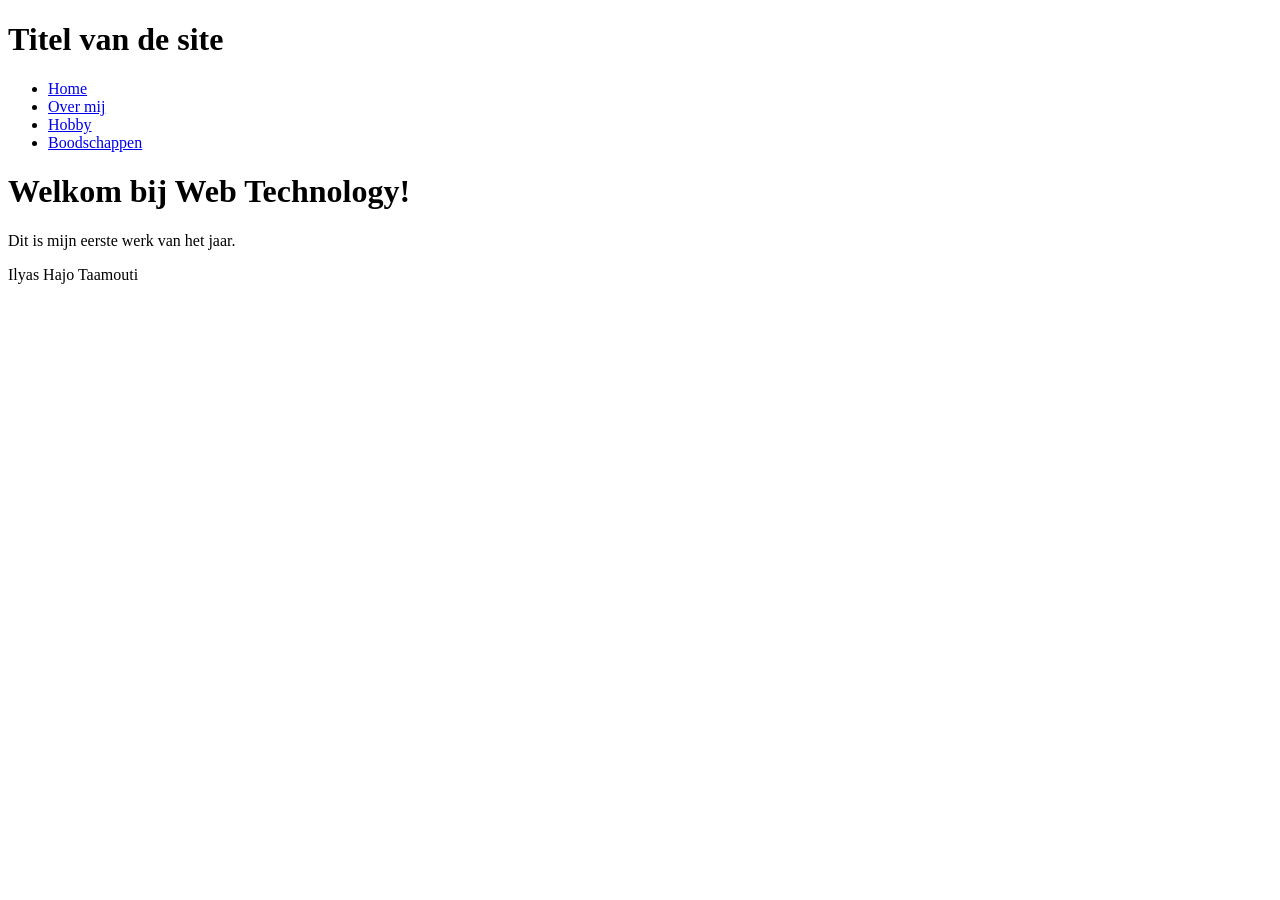
<file: Labo-01/index.html>
<!doctype html>
<html lang="nl">
    <head>
        <meta charset="utf-8">
        <meta name="viewport" content="width=device-width, initial-scale=1">
        <title>Mijn eerste pagina</title>
    </head>
    <body>
        <!-- De header bevat de titel en navigatie van de website. -->
        <header>
        <h1>Titel van de site</h1>
        <!-- De nav bevat de links naar de verschillende pagina's. -->
        <nav>
            <ul>
                <li><a href="index.html">Home</a></li>
                <li><a href="over-mij.html">Over mij</a></li>
                <li><a href="hobby.html">Hobby</a></li>
                <li><a href="boodschappen.html">Boodschappen</a></li>
            </ul>
        </nav>
        </header>
        <!-- De main bevat de belangrijkste inhoud van de pagina. -->
    <main>
        <h1> Welkom bij Web Technology!</h1>
        <p>Dit is mijn eerste werk van  het jaar.</p>
    </main>
    <!-- De footer bevat informatie over de maker van de website. -->
       <footer>
          <p>Ilyas Hajo Taamouti</p>
       </footer>
    </body>
</html>
</file>
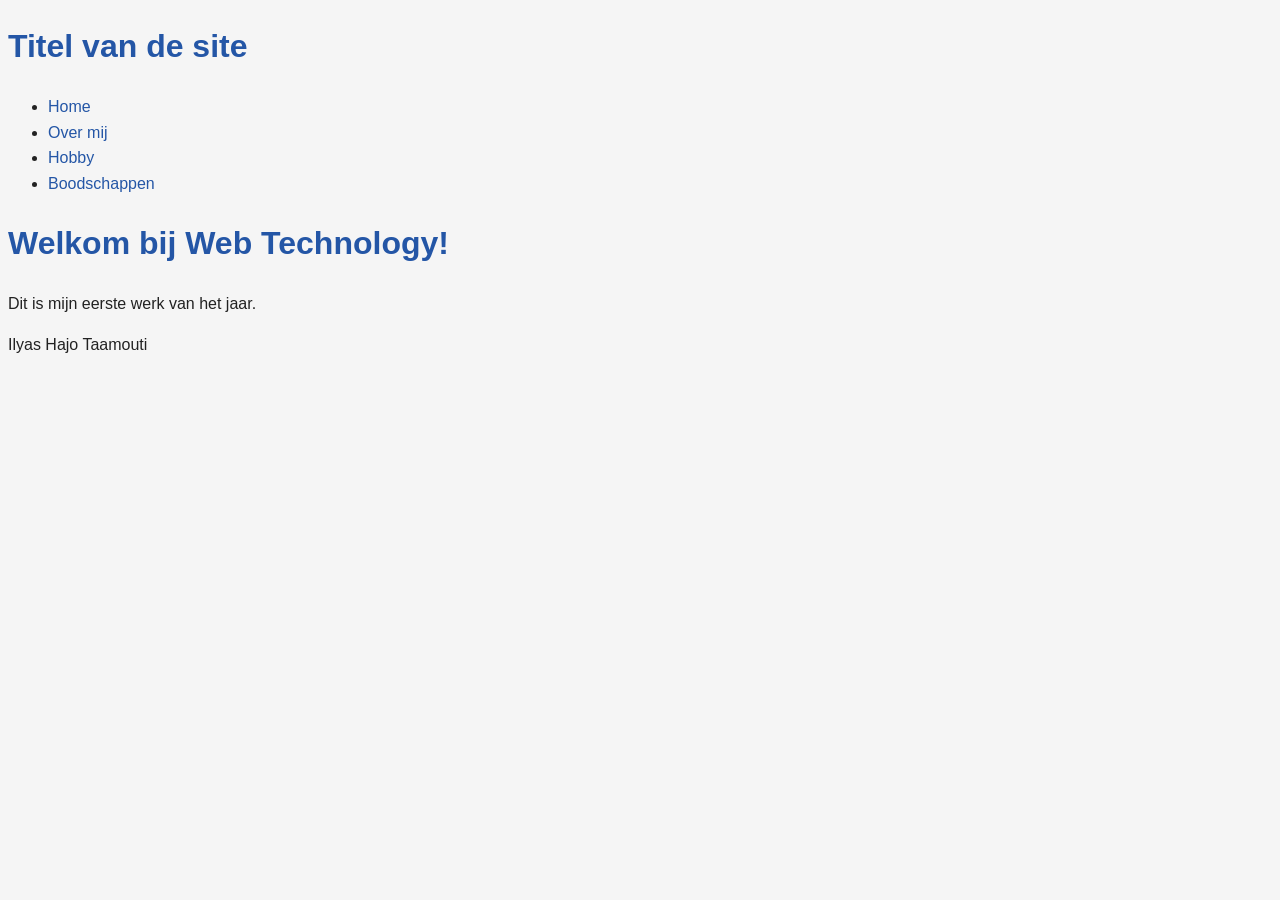
<file: site/index.html>
<!doctype html>
<html lang="nl">
    <head>
        <meta charset="utf-8">
        <meta name="viewport" content="width=device-width, initial-scale=1">
        <title>Mijn eerste pagina</title>
        <link rel="stylesheet" href="css/stijl.css">
    </head>
    <body>
        <!-- De header bevat de titel en navigatie van de website. -->
        <header>
        <h1>Titel van de site</h1>
        <!-- De nav bevat de links naar de verschillende pagina's. -->
        <nav>
            <ul>
                <li><a href="index.html">Home</a></li>
                <li><a href="over-mij.html">Over mij</a></li>
                <li><a href="hobby.html">Hobby</a></li>
                <li><a href="boodschappen.html">Boodschappen</a></li>
            </ul>
        </nav>
        </header>
        <!-- De main bevat de belangrijkste inhoud van de pagina. -->
    <main>
        <h1> Welkom bij Web Technology!</h1>
        <p>Dit is mijn eerste werk van  het jaar.</p>
    </main>
    <!-- De footer bevat informatie over de maker van de website. -->
       <footer>
          <p>Ilyas Hajo Taamouti</p>
       </footer>
    </body>
</html>
</file>
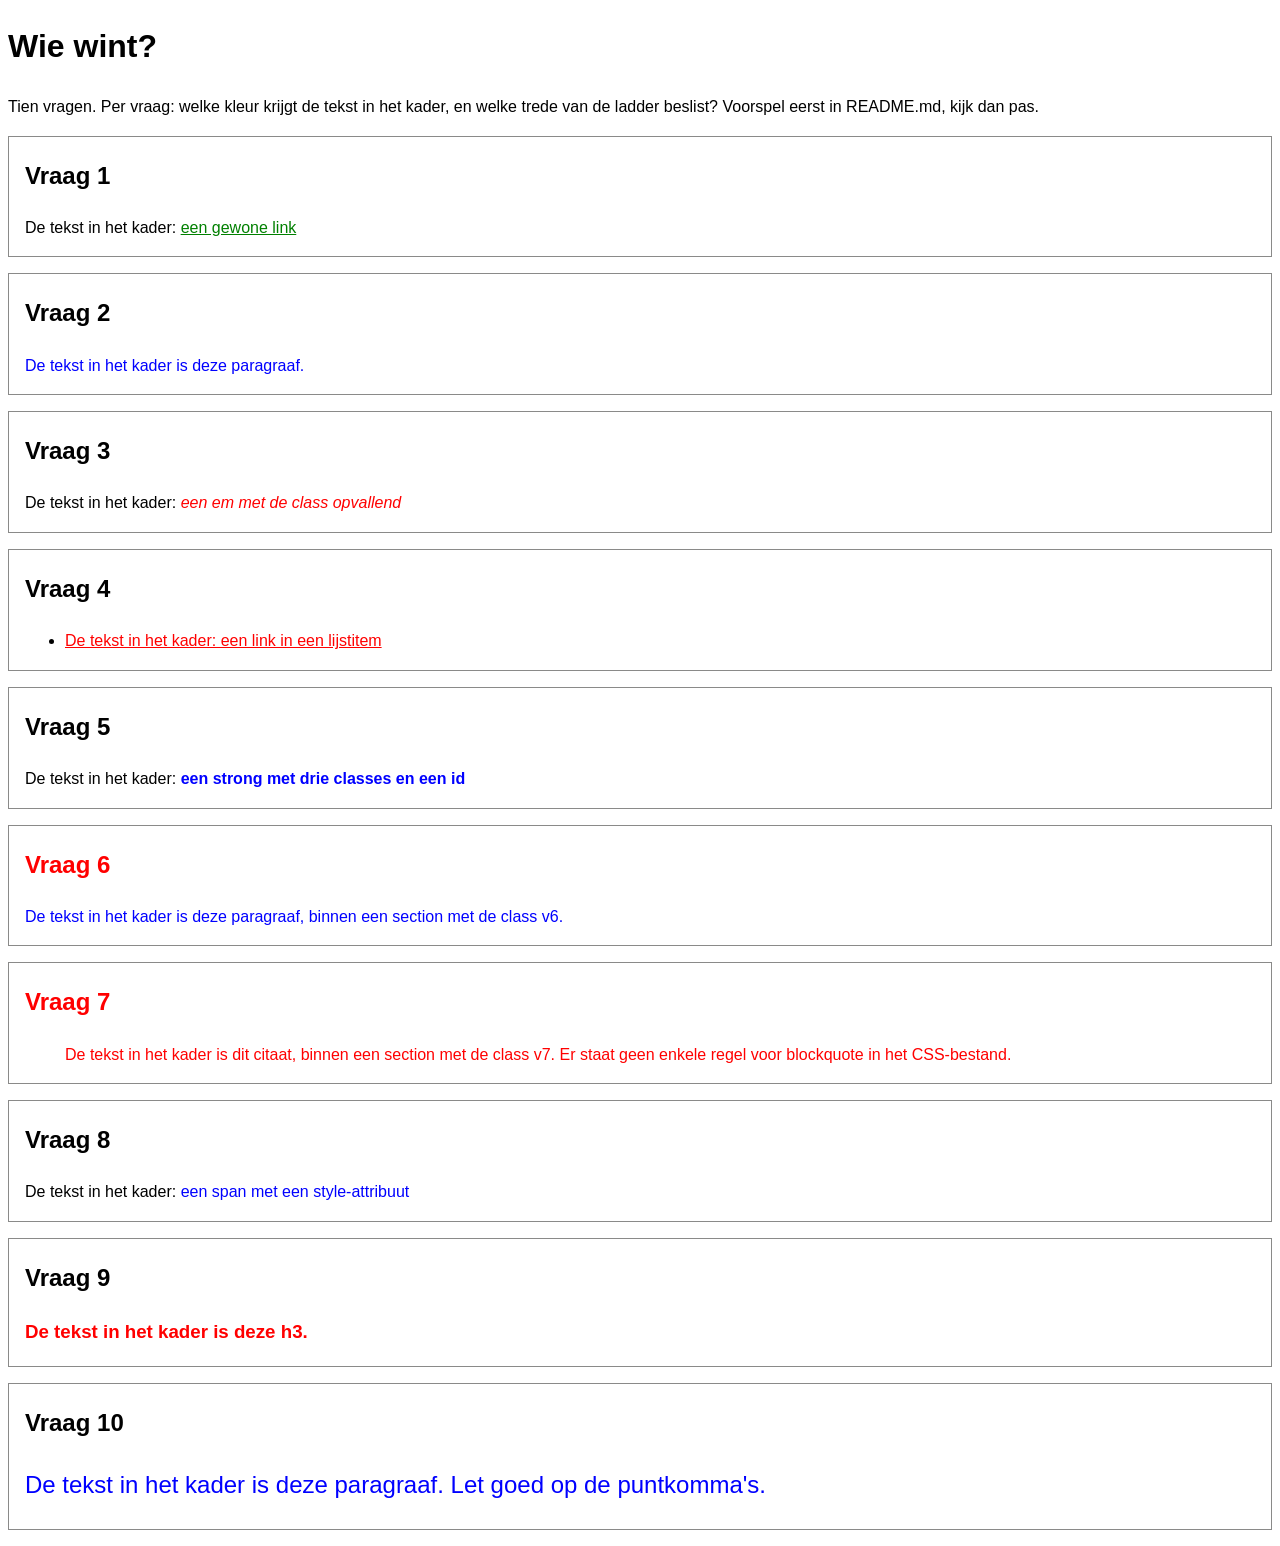
<file: labo-02/cascade/index.html>
<!-- index.html - oefening 3: voorspel, dan kijk. Wijzig dit bestand niet. -->
<!doctype html>
<html lang="nl">
  <head>
    <meta charset="utf-8">
    <meta name="viewport" content="width=device-width, initial-scale=1">
    <title>Wie wint? Tien vragen over de cascade</title>
    <link rel="stylesheet" href="css/stijl.css">
  </head>
  <body>
    <h1>Wie wint?</h1>
    <p>Tien vragen. Per vraag: welke kleur krijgt de tekst in het kader, en welke trede van de ladder beslist? Voorspel eerst in README.md, kijk dan pas.</p>

    <section class="vraag v1">
      <h2>Vraag 1</h2>
      <p>De tekst in het kader: <a href="#">een gewone link</a></p>
    </section>

    <section class="vraag v2">
      <h2>Vraag 2</h2>
      <p class="v2-tekst">De tekst in het kader is deze paragraaf.</p>
    </section>

    <section class="vraag v3">
      <h2>Vraag 3</h2>
      <p>De tekst in het kader: <em class="opvallend">een em met de class opvallend</em></p>
    </section>

    <section class="vraag v4">
      <h2>Vraag 4</h2>
      <ul>
        <li><a href="#">De tekst in het kader: een link in een lijstitem</a></li>
      </ul>
    </section>

    <section class="vraag v5">
      <h2>Vraag 5</h2>
      <p>De tekst in het kader: <strong class="een twee drie" id="v5-tekst">een strong met drie classes en een id</strong></p>
    </section>

    <section class="vraag v6">
      <h2>Vraag 6</h2>
      <p class="v6-tekst">De tekst in het kader is deze paragraaf, binnen een section met de class v6.</p>
    </section>

    <section class="vraag v7">
      <h2>Vraag 7</h2>
      <blockquote>De tekst in het kader is dit citaat, binnen een section met de class v7. Er staat geen enkele regel voor blockquote in het CSS-bestand.</blockquote>
    </section>

    <section class="vraag v8">
      <h2>Vraag 8</h2>
      <p>De tekst in het kader: <span class="v8-tekst" style="color: blue">een span met een style-attribuut</span></p>
    </section>

    <section class="vraag v9">
      <h2>Vraag 9</h2>
      <h3 class="v9-tekst">De tekst in het kader is deze h3.</h3>
    </section>

    <section class="vraag v10">
      <h2>Vraag 10</h2>
      <p class="v10-tekst">De tekst in het kader is deze paragraaf. Let goed op de puntkomma's.</p>
    </section>
  </body>
</html>
</file>
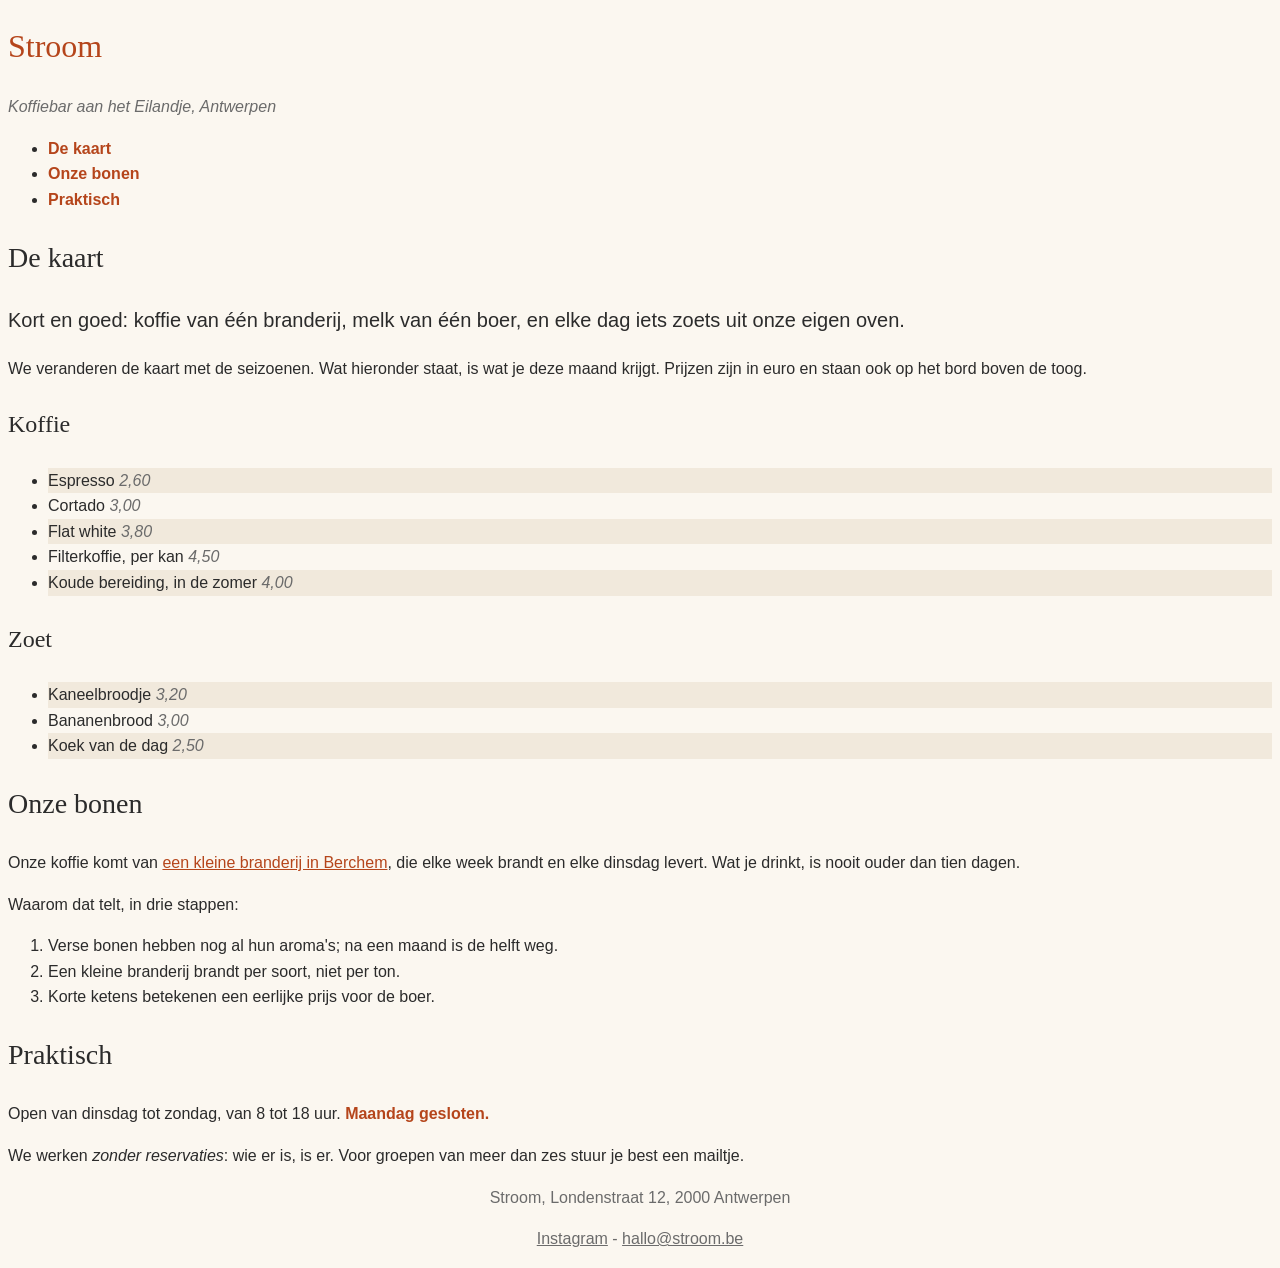
<file: labo-02/nabouw/index.html>
<!-- index.html - nabouw labo 2. Dit bestand mag je NIET wijzigen: geen class erbij, geen element verplaatst, geen style-attribuut. Jij schrijft css/stijl.css. -->
<!--
  Wat het screenshot niet kan tonen (hover en focus):
  - links in de navigatie: accentkleur, vet, geen onderstreping;
    bij hover en focus: inktkleur en onderstreept
  - links in main: accentkleur, onderstreept;
    bij hover en focus: papierkleur op een achtergrond in de accentkleur
  - links in de footer: gedempte kleur; bij hover en focus: accentkleur
-->
<!doctype html>
<html lang="nl">
  <head>
    <meta charset="utf-8">
    <meta name="viewport" content="width=device-width, initial-scale=1">
    <title>Stroom - koffiebar aan het Eilandje</title>
    <link rel="stylesheet" href="css/stijl.css">
  </head>
  <body>
    <header>
      <h1>Stroom</h1>
      <p class="slogan">Koffiebar aan het Eilandje, Antwerpen</p>
      <nav>
        <ul>
          <li><a href="#kaart">De kaart</a></li>
          <li><a href="#bonen">Onze bonen</a></li>
          <li><a href="#praktisch">Praktisch</a></li>
        </ul>
      </nav>
    </header>

    <main>
      <article>
        <h2 id="kaart">De kaart</h2>
        <p class="intro">Kort en goed: koffie van één branderij, melk van één boer, en elke dag iets zoets uit onze eigen oven.</p>
        <p>We veranderen de kaart met de seizoenen. Wat hieronder staat, is wat je deze maand krijgt. Prijzen zijn in euro en staan ook op het bord boven de toog.</p>

        <h3>Koffie</h3>
        <ul class="kaart">
          <li>Espresso <span class="prijs">2,60</span></li>
          <li>Cortado <span class="prijs">3,00</span></li>
          <li>Flat white <span class="prijs">3,80</span></li>
          <li>Filterkoffie, per kan <span class="prijs">4,50</span></li>
          <li>Koude bereiding, in de zomer <span class="prijs">4,00</span></li>
        </ul>

        <h3>Zoet</h3>
        <ul class="kaart">
          <li>Kaneelbroodje <span class="prijs">3,20</span></li>
          <li>Bananenbrood <span class="prijs">3,00</span></li>
          <li>Koek van de dag <span class="prijs">2,50</span></li>
        </ul>

        <h2 id="bonen">Onze bonen</h2>
        <p>Onze koffie komt van <a href="https://www.example.be">een kleine branderij in Berchem</a>, die elke week brandt en elke dinsdag levert. Wat je drinkt, is nooit ouder dan tien dagen.</p>
        <p>Waarom dat telt, in drie stappen:</p>
        <ol>
          <li>Verse bonen hebben nog al hun aroma's; na een maand is de helft weg.</li>
          <li>Een kleine branderij brandt per soort, niet per ton.</li>
          <li>Korte ketens betekenen een eerlijke prijs voor de boer.</li>
        </ol>

        <h2 id="praktisch">Praktisch</h2>
        <p>Open van dinsdag tot zondag, van 8 tot 18 uur. <strong>Maandag gesloten.</strong></p>
        <p>We werken <em>zonder reservaties</em>: wie er is, is er. Voor groepen van meer dan zes stuur je best een mailtje.</p>
      </article>
    </main>

    <footer>
      <p>Stroom, Londenstraat 12, 2000 Antwerpen</p>
      <p><a href="https://www.instagram.com">Instagram</a> - <a href="mailto:hallo@stroom.be">hallo@stroom.be</a></p>
    </footer>
  </body>
</html>
</file>
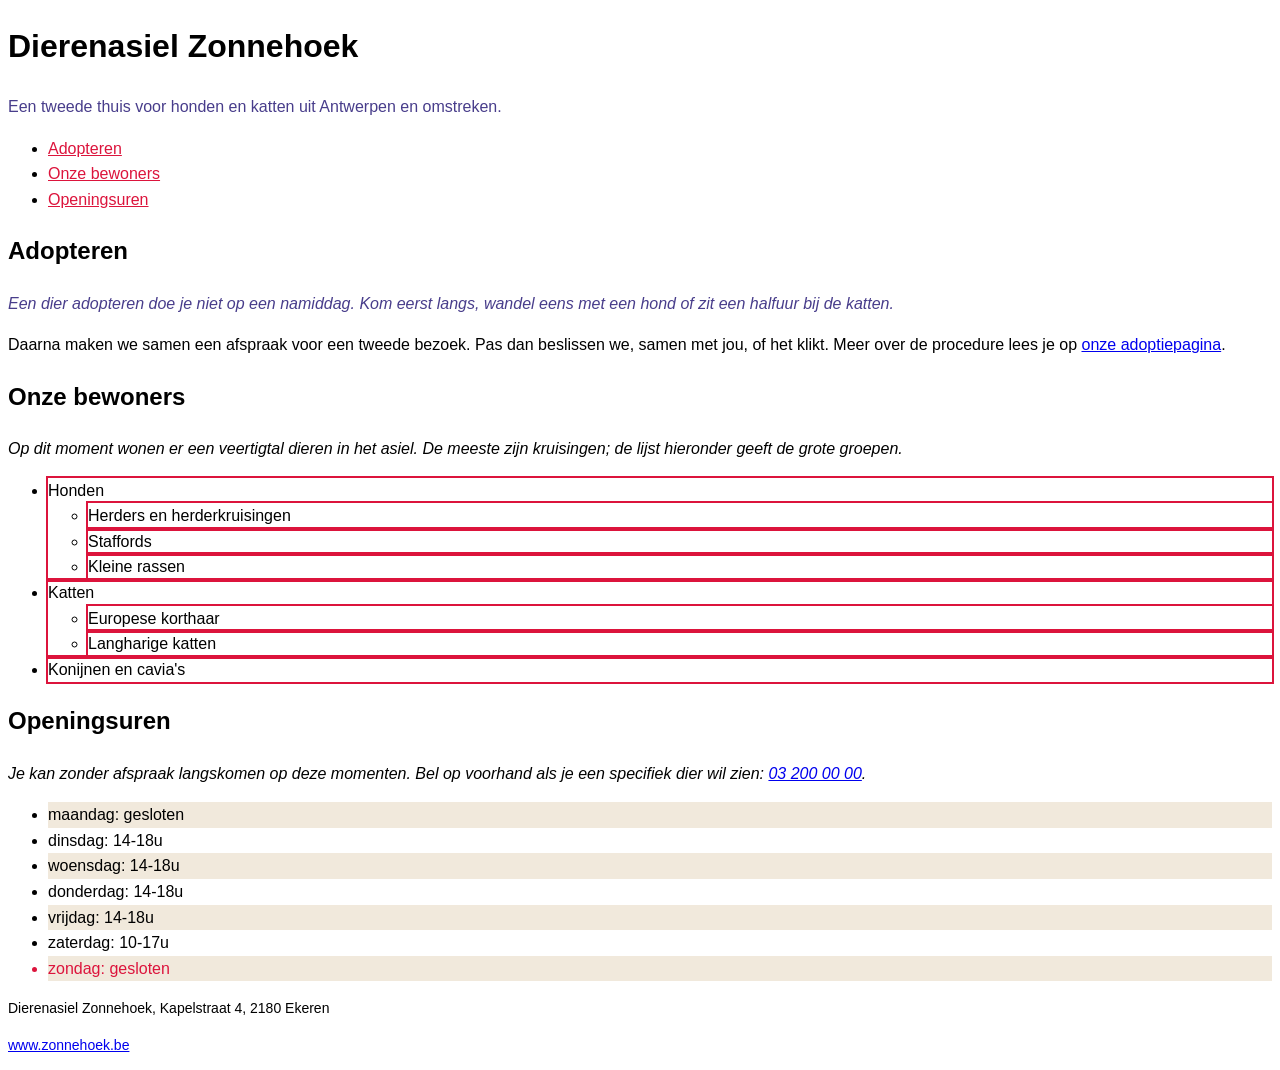
<file: labo-02/selectors/index.html>
<!-- index.html - oefening 2: selectors. Wijzig dit bestand niet; alles wat je nodig hebt, staat erin. -->
<!doctype html>
<html lang="nl">
  <head>
    <meta charset="utf-8">
    <meta name="viewport" content="width=device-width, initial-scale=1">
    <title>Dierenasiel Zonnehoek</title>
    <link rel="stylesheet" href="css/stijl.css">
  </head>
  <body>
    <header>
      <h1>Dierenasiel Zonnehoek</h1>
      <p class="slogan">Een tweede thuis voor honden en katten uit Antwerpen en omstreken.</p>
      <nav>
        <ul>
          <li><a href="#adopteren">Adopteren</a></li>
          <li><a href="#rassen">Onze bewoners</a></li>
          <li><a href="#uren">Openingsuren</a></li>
        </ul>
      </nav>
    </header>

    <main>
      <article>
        <h2 id="adopteren">Adopteren</h2>
        <p class="intro">Een dier adopteren doe je niet op een namiddag. Kom eerst langs, wandel eens met een hond of zit een halfuur bij de katten.</p>
        <p>Daarna maken we samen een afspraak voor een tweede bezoek. Pas dan beslissen we, samen met jou, of het klikt. Meer over de procedure lees je op <a href="https://www.zonnehoek.be/adoptie">onze adoptiepagina</a>.</p>

        <h2 id="rassen">Onze bewoners</h2>
        <p>Op dit moment wonen er een veertigtal dieren in het asiel. De meeste zijn kruisingen; de lijst hieronder geeft de grote groepen.</p>
        <ul class="rassen">
          <li>Honden
            <ul>
              <li>Herders en herderkruisingen</li>
              <li>Staffords</li>
              <li>Kleine rassen</li>
            </ul>
          </li>
          <li>Katten
            <ul>
              <li>Europese korthaar</li>
              <li>Langharige katten</li>
            </ul>
          </li>
          <li>Konijnen en cavia's</li>
        </ul>

        <h2 id="uren">Openingsuren</h2>
        <p>Je kan zonder afspraak langskomen op deze momenten. Bel op voorhand als je een specifiek dier wil zien: <a href="tel:+3232000000">03 200 00 00</a>.</p>
        <ul class="uren">
          <li>maandag: gesloten</li>
          <li>dinsdag: 14-18u</li>
          <li>woensdag: 14-18u</li>
          <li>donderdag: 14-18u</li>
          <li>vrijdag: 14-18u</li>
          <li>zaterdag: 10-17u</li>
          <li>zondag: gesloten</li>
        </ul>
      </article>
    </main>

    <footer>
      <p>Dierenasiel Zonnehoek, Kapelstraat 4, 2180 Ekeren</p>
      <p><a href="https://www.zonnehoek.be">www.zonnehoek.be</a></p>
    </footer>
  </body>
</html>
</file>
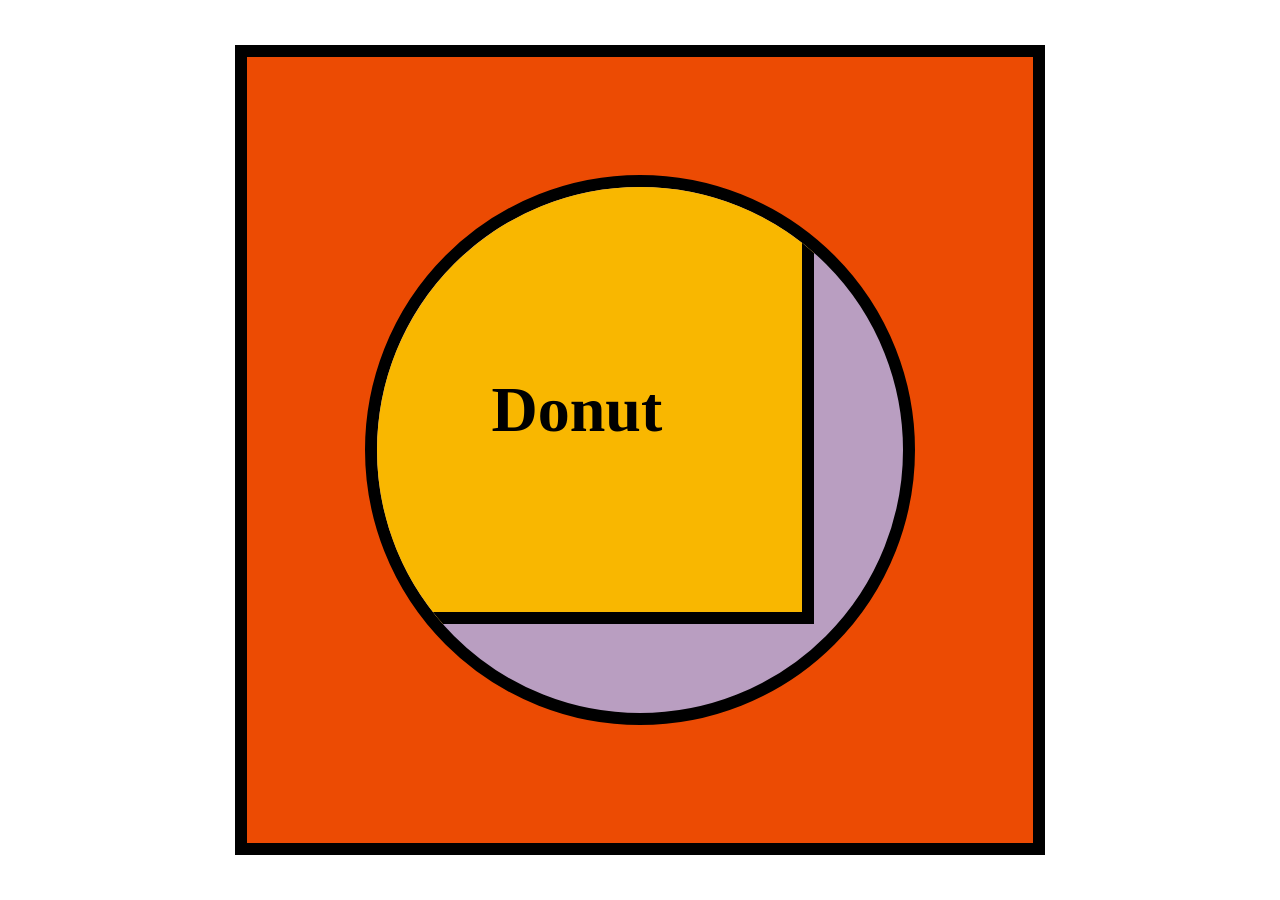
<file: labo-03/donut/index.html>
<!doctype html>
<html lang="en">
<head>
  <meta charset="utf-8">
  <meta name="viewport" content="width=device-width, initial-scale=1">
  <title>Labo 3 - Donut</title>
  <link rel="stylesheet" href="css/reset.css">
  <link rel="stylesheet" href="css/stijl.css">
</head>
<body>
  <!-- Do not change this file. Write your CSS in css/stijl.css. -->
  <main>
    <div>
      <h1>Donut</h1>
    </div>
  </main>
</body>
</html>
</file>
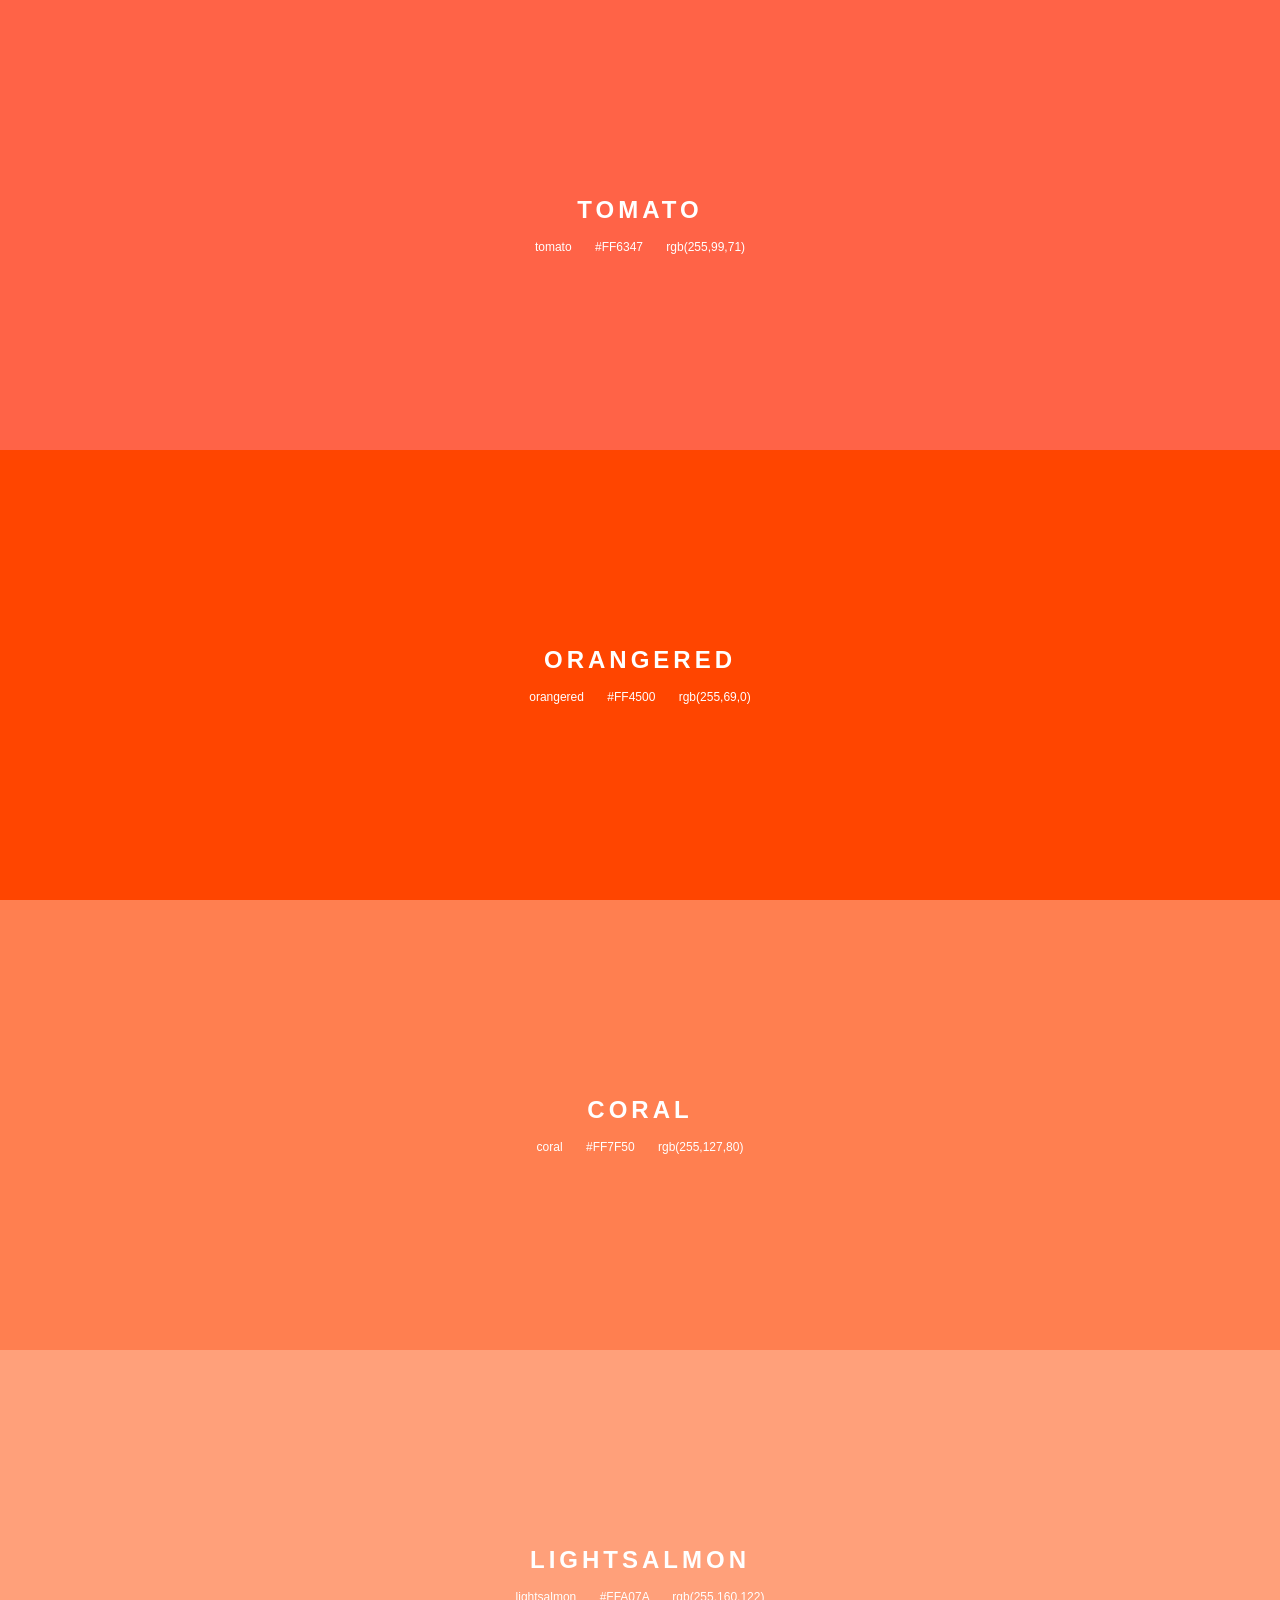
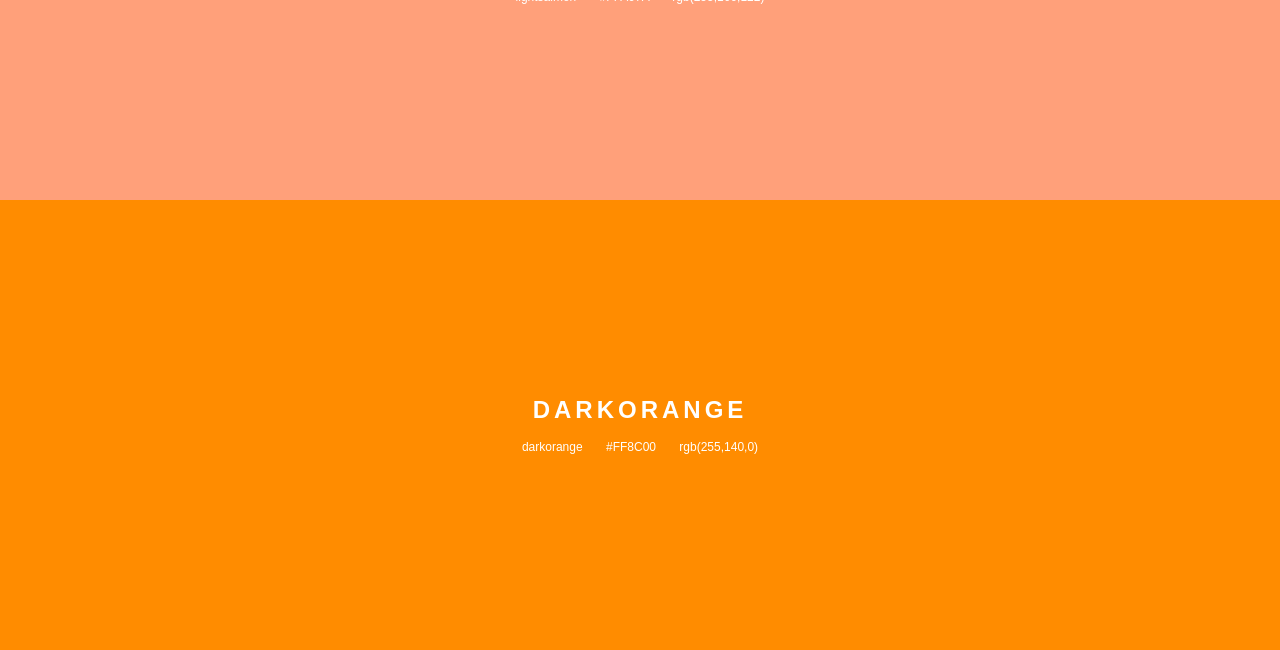
<file: labo-03/kleuren/index.html>
<!doctype html>
<html lang="en">
<head>
  <meta charset="utf-8">
  <meta name="viewport" content="width=device-width, initial-scale=1">
  <title>Labo 3 - Kleurenstalen</title>
  <link rel="stylesheet" href="css/reset.css">
  <link rel="stylesheet" href="css/stijl.css">
</head>
<body>
  <!-- Do not change this file. Write your CSS in css/stijl.css. -->
  <ul>
    <li class="tomato">
      <h2>TOMATO</h2>
      <p class="codes"><span>tomato</span> <span>#FF6347</span> <span>rgb(255,99,71)</span></p>
    </li>
    <li class="orangered">
      <h2>ORANGERED</h2>
      <p class="codes"><span>orangered</span> <span>#FF4500</span> <span>rgb(255,69,0)</span></p>
    </li>
    <li class="coral">
      <h2>CORAL</h2>
      <p class="codes"><span>coral</span> <span>#FF7F50</span> <span>rgb(255,127,80)</span></p>
    </li>
    <li class="lightsalmon">
      <h2>LIGHTSALMON</h2>
      <p class="codes"><span>lightsalmon</span> <span>#FFA07A</span> <span>rgb(255,160,122)</span></p>
    </li>
    <li class="darkorange">
      <h2>DARKORANGE</h2>
      <p class="codes"><span>darkorange</span> <span>#FF8C00</span> <span>rgb(255,140,0)</span></p>
    </li>
  </ul>
</body>
</html>
</file>
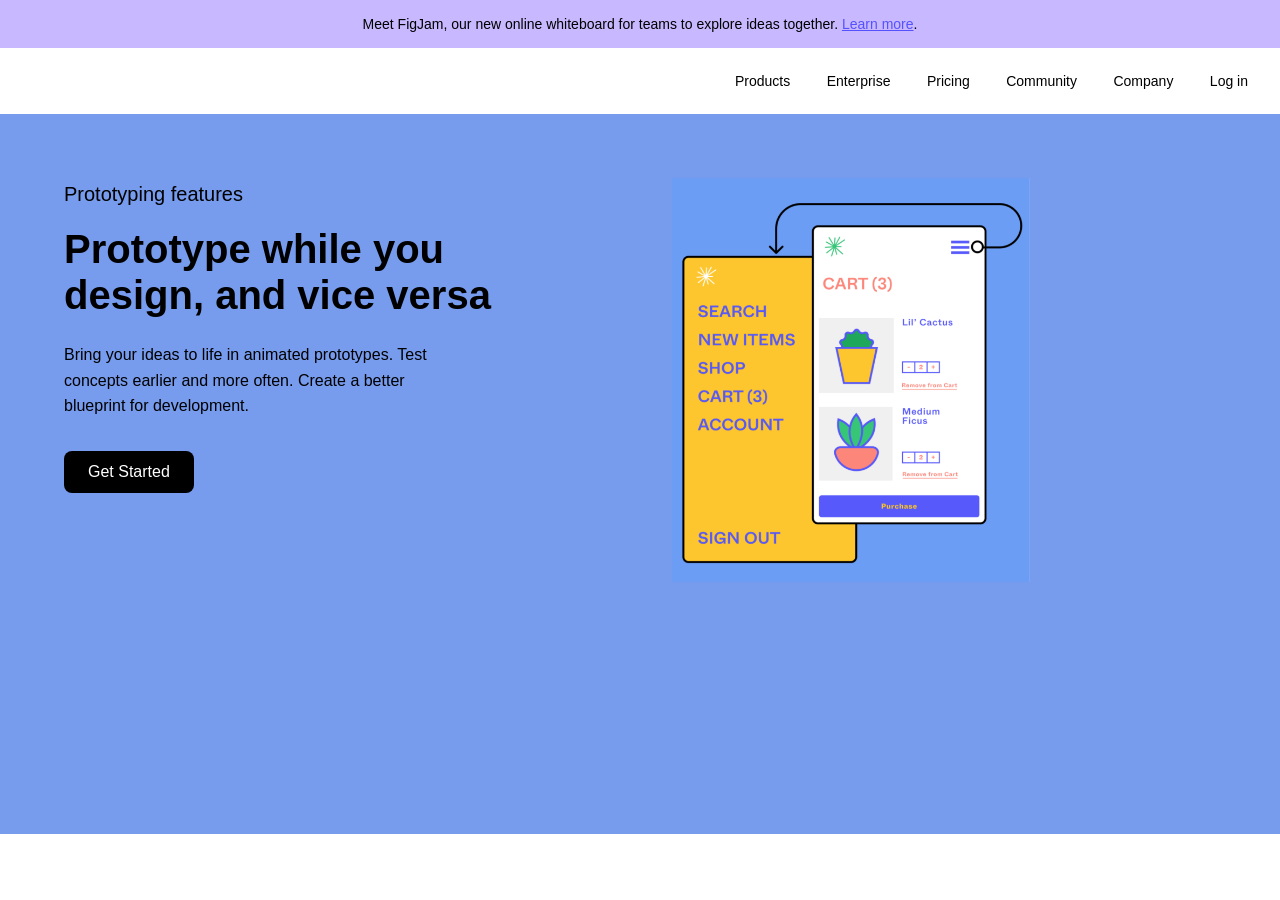
<file: labo-03/landing/index.html>
<!doctype html>
<html lang="en">
<head>
  <meta charset="utf-8">
  <meta name="viewport" content="width=device-width, initial-scale=1">
  <title>Labo 3 - Landingspagina</title>
  <link rel="stylesheet" href="css/reset.css">
  <link rel="stylesheet" href="css/stijl.css">
</head>
<body>
  <!-- Do not change this file. Write your CSS in css/stijl.css.
       Not visible in the screenshot: on :hover and :focus the links in the
       banner and in the navigation get an underline, and the button turns
       dark grey (#333333) instead of black. -->
  <div class="banner">
    <p>Meet FigJam, our new online whiteboard for teams to explore ideas together. <a href="#">Learn more</a>.</p>
  </div>
  <header>
    <nav>
      <ul>
        <li><a href="#">Products</a></li>
        <li><a href="#">Enterprise</a></li>
        <li><a href="#">Pricing</a></li>
        <li><a href="#">Community</a></li>
        <li><a href="#">Company</a></li>
        <li><a href="#">Log in</a></li>
      </ul>
    </nav>
  </header>
  <main>
    <article>
      <p class="bovenkop">Prototyping features</p>
      <h1>Prototype while you design, and vice versa</h1>
      <p>Bring your ideas to life in animated prototypes. Test concepts earlier and more often. Create a better blueprint for development.</p>
      <a href="#" class="knop">Get Started</a>
    </article><!-- no whitespace between these two tags: see syllabus 3.7 --><div class="afbeelding">
      <img src="afbeeldingen/prototype.png" alt="Prototype of a plant shop: a yellow menu panel next to a white cart screen">
    </div>
  </main>
</body>
</html>
</file>
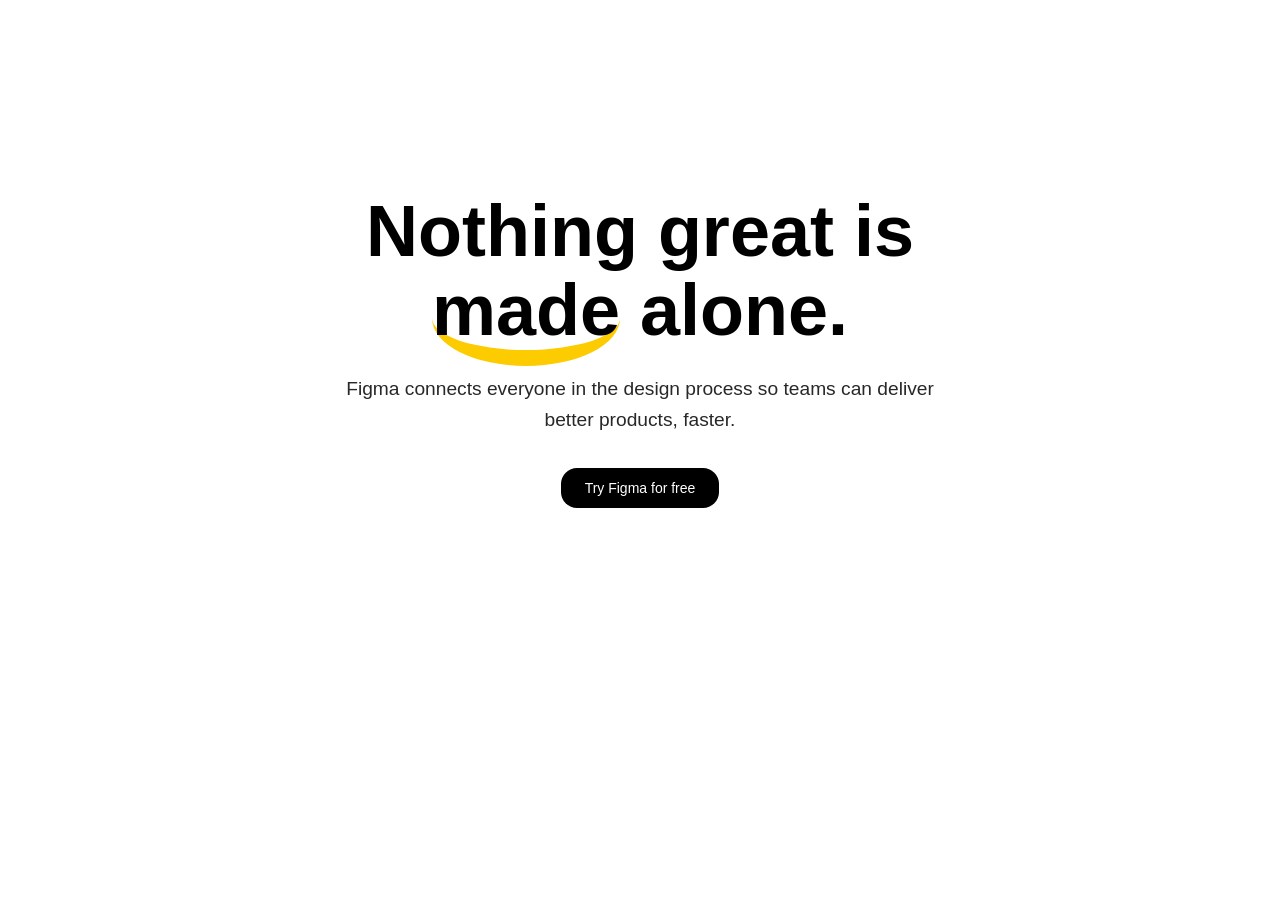
<file: labo-03/slogan/index.html>
<!doctype html>
<html lang="en">
<head>
  <meta charset="utf-8">
  <meta name="viewport" content="width=device-width, initial-scale=1">
  <title>Labo 3 - Slogan</title>
  <link rel="stylesheet" href="css/reset.css">
  <link rel="stylesheet" href="css/stijl.css">
</head>
<body>
  <!-- Do not change this file. Write your CSS in css/stijl.css.
       Not visible in the screenshot: on :hover and :focus the button turns
       dark grey (#333333) instead of black. -->
  <h2>Nothing great is <span>made</span> alone.</h2>
  <p>Figma connects everyone in the design process so teams can deliver better products, faster.</p>
  <a href="https://www.figma.com">Try Figma for free</a>
</body>
</html>
</file>
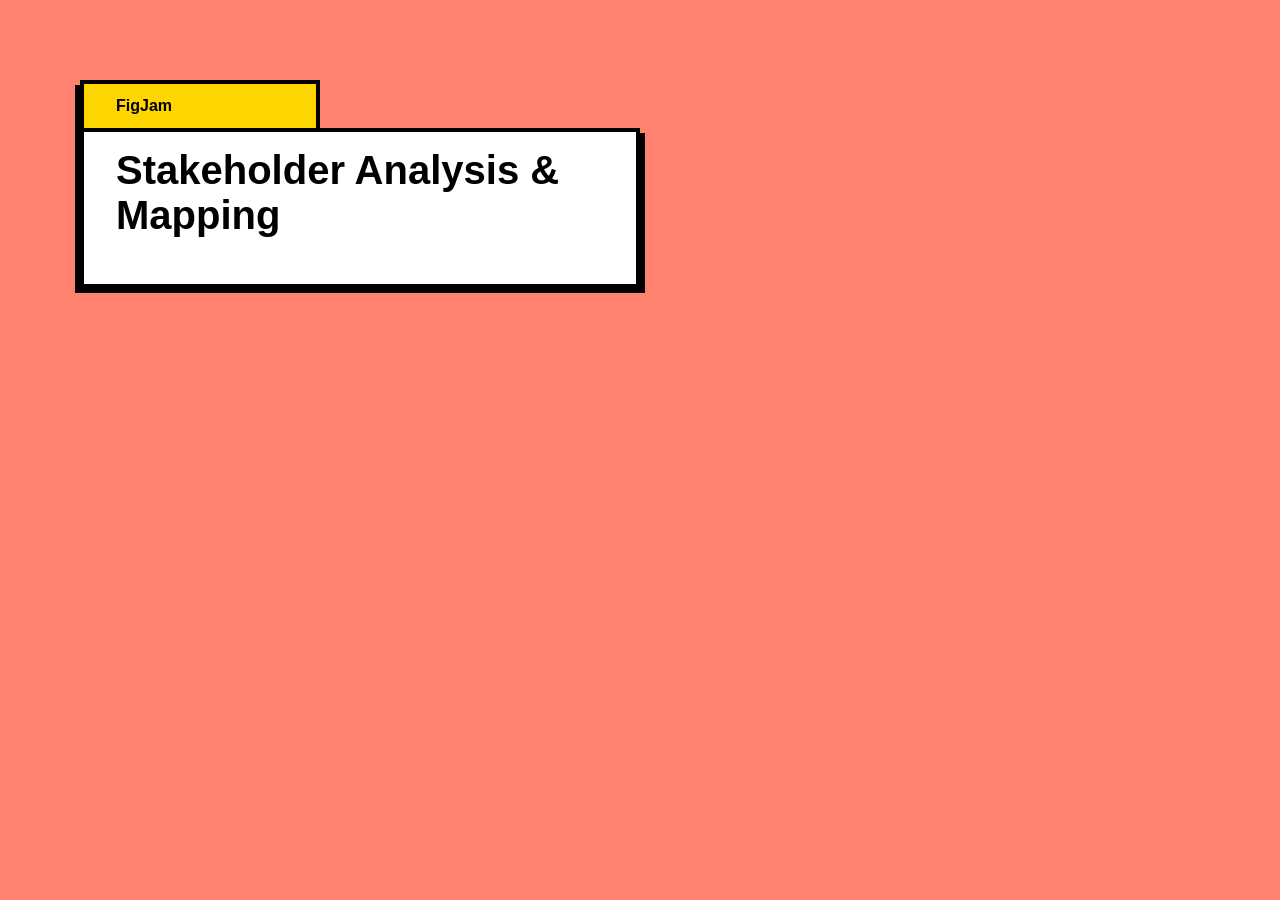
<file: labo-03/tabblad/index.html>
<!doctype html>
<html lang="en">
<head>
  <meta charset="utf-8">
  <meta name="viewport" content="width=device-width, initial-scale=1">
  <title>Labo 3 - Tabblad</title>
  <link rel="stylesheet" href="css/reset.css">
  <link rel="stylesheet" href="css/stijl.css">
</head>
<body>
  <!-- Do not change this file. Write your CSS in css/stijl.css. -->
  <h1>FigJam</h1>
  <h2>Stakeholder Analysis &amp; Mapping</h2>
</body>
</html>
</file>
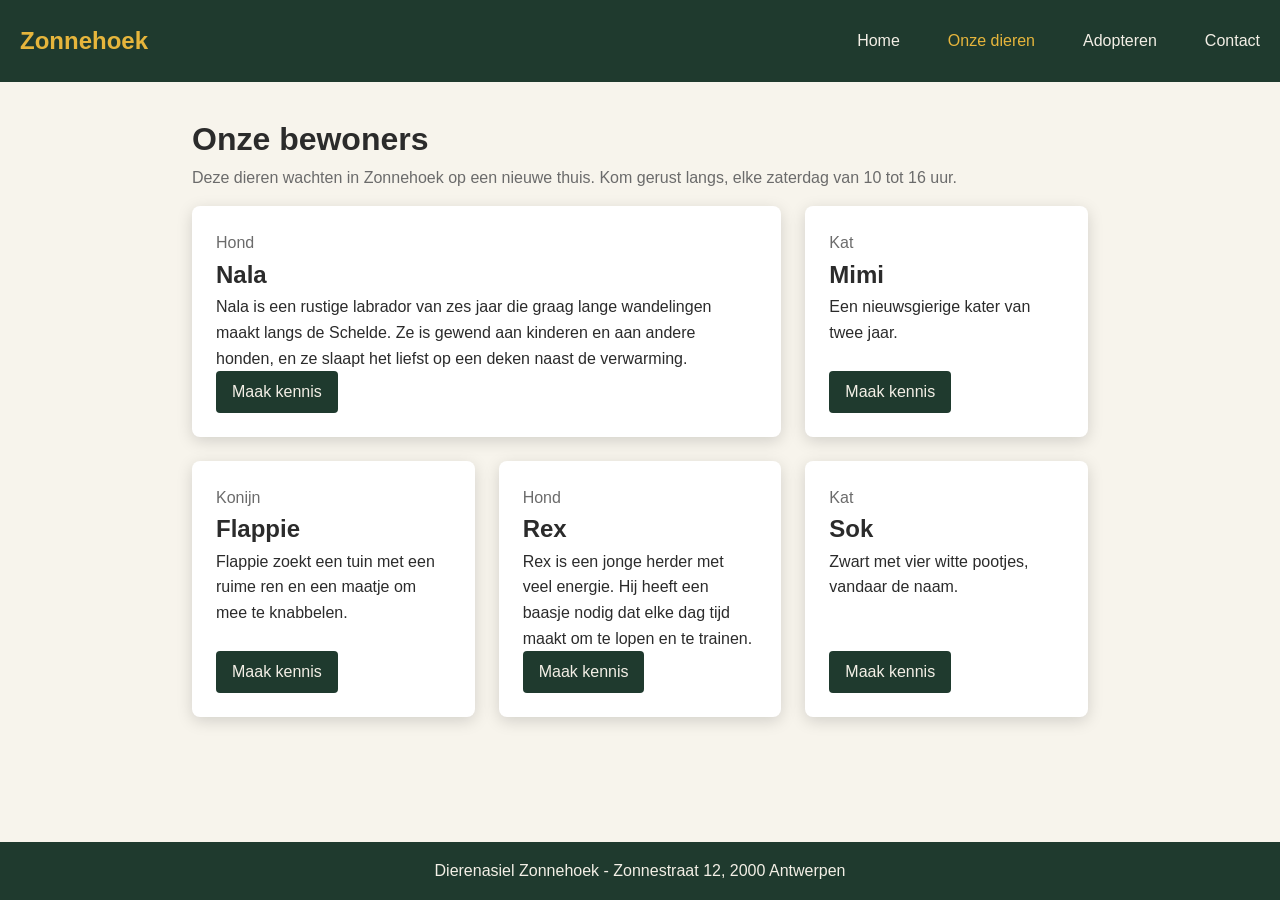
<file: labo-04/dierenasiel/index.html>
<!doctype html>
<html lang="nl">
<head>
  <meta charset="utf-8">
  <meta name="viewport" content="width=device-width, initial-scale=1">
  <title>Labo 4 - Dierenasiel Zonnehoek</title>
  <link rel="stylesheet" href="css/reset.css">
  <link rel="stylesheet" href="css/stijl.css">
</head>
<body>
  <!-- Do not change this file. Write your CSS in css/stijl.css.
       Not visible in the screenshot: on :hover and :focus the links in the
       navigation get an underline, and a button turns dark (#2b2b2b). -->
  <header>
    <a class="logo" href="index.html">Zonnehoek</a>
    <nav>
      <ul>
        <li><a href="index.html">Home</a></li>
        <li><a href="dieren.html" class="actief">Onze dieren</a></li>
        <li><a href="adopteren.html">Adopteren</a></li>
        <li><a href="contact.html">Contact</a></li>
      </ul>
    </nav>
  </header>
  <main>
    <h1>Onze bewoners</h1>
    <p class="intro">Deze dieren wachten in Zonnehoek op een nieuwe thuis. Kom gerust langs, elke zaterdag van 10 tot 16 uur.</p>
    <ul class="kaarten">
      <li class="kaart uitgelicht">
        <p class="soort">Hond</p>
        <h2>Nala</h2>
        <p class="beschrijving">Nala is een rustige labrador van zes jaar die graag lange wandelingen maakt langs de Schelde. Ze is gewend aan kinderen en aan andere honden, en ze slaapt het liefst op een deken naast de verwarming.</p>
        <a class="knop" href="#">Maak kennis</a>
      </li>
      <li class="kaart">
        <p class="soort">Kat</p>
        <h2>Mimi</h2>
        <p class="beschrijving">Een nieuwsgierige kater van twee jaar.</p>
        <a class="knop" href="#">Maak kennis</a>
      </li>
      <li class="kaart">
        <p class="soort">Konijn</p>
        <h2>Flappie</h2>
        <p class="beschrijving">Flappie zoekt een tuin met een ruime ren en een maatje om mee te knabbelen.</p>
        <a class="knop" href="#">Maak kennis</a>
      </li>
      <li class="kaart">
        <p class="soort">Hond</p>
        <h2>Rex</h2>
        <p class="beschrijving">Rex is een jonge herder met veel energie. Hij heeft een baasje nodig dat elke dag tijd maakt om te lopen en te trainen.</p>
        <a class="knop" href="#">Maak kennis</a>
      </li>
      <li class="kaart">
        <p class="soort">Kat</p>
        <h2>Sok</h2>
        <p class="beschrijving">Zwart met vier witte pootjes, vandaar de naam.</p>
        <a class="knop" href="#">Maak kennis</a>
      </li>
    </ul>
  </main>
  <footer>
    <p>Dierenasiel Zonnehoek - Zonnestraat 12, 2000 Antwerpen</p>
  </footer>
</body>
</html>
</file>
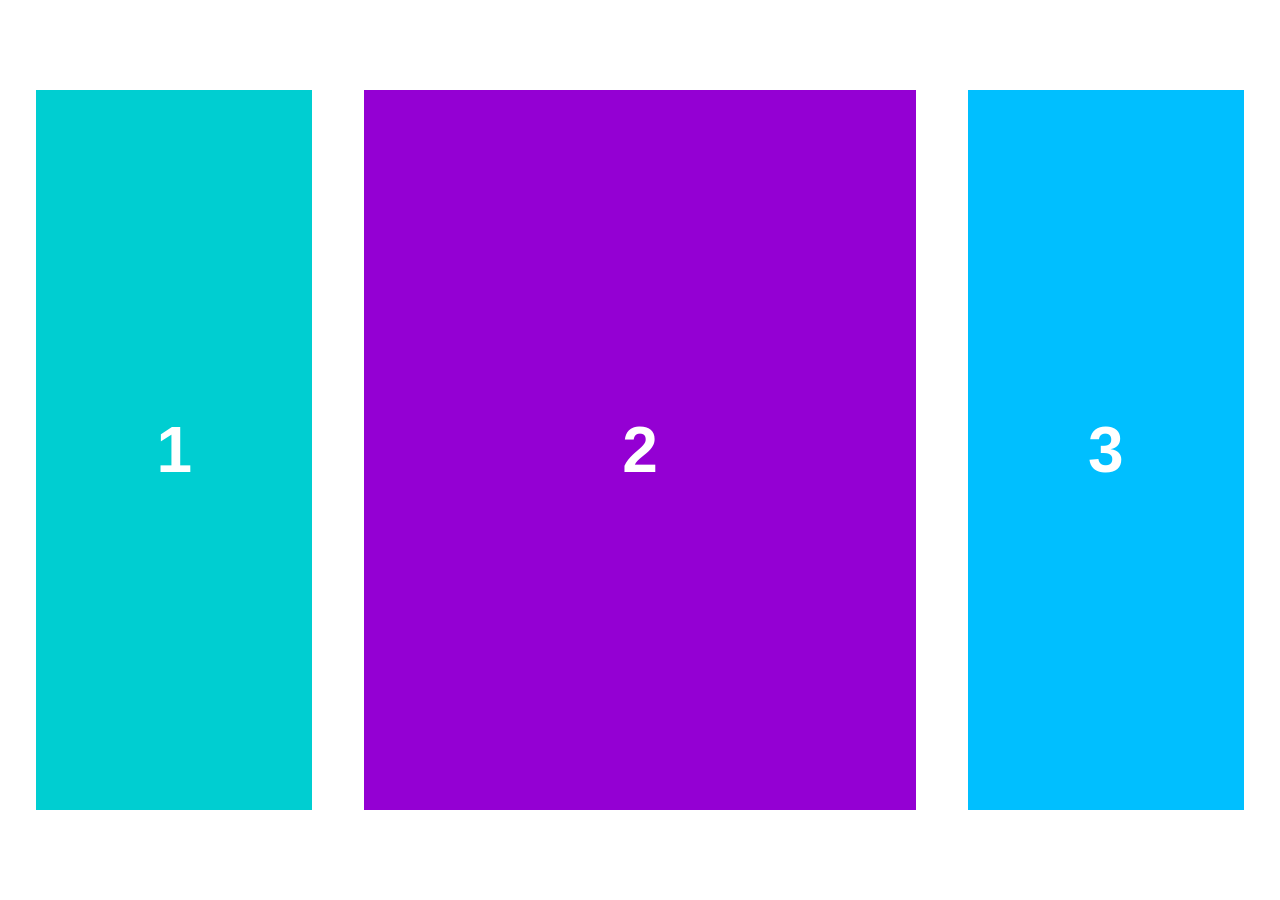
<file: labo-04/kolommen/index.html>
<!doctype html>
<html lang="nl">
<head>
  <meta charset="utf-8">
  <meta name="viewport" content="width=device-width, initial-scale=1">
  <title>Labo 4 - Drie kolommen</title>
  <link rel="stylesheet" href="css/reset.css">
  <link rel="stylesheet" href="css/stijl.css">
</head>
<body>
  <!-- Do not change this file. Write your CSS in css/stijl.css. -->
  <main>
    <div>1</div>
    <div>2</div>
    <div>3</div>
  </main>
</body>
</html>
</file>
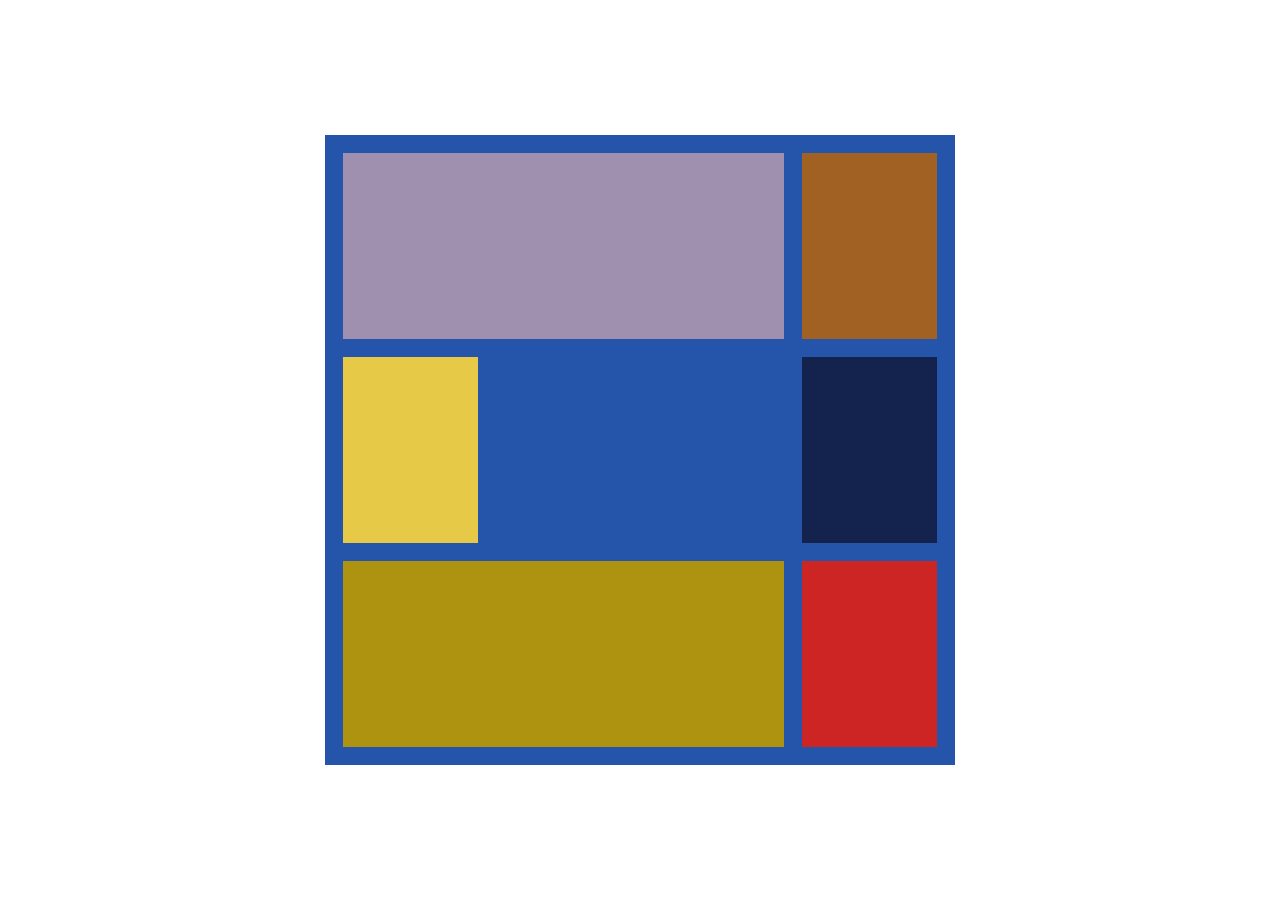
<file: labo-04/mondriaan/index.html>
<!doctype html>
<html lang="nl">
<head>
  <meta charset="utf-8">
  <meta name="viewport" content="width=device-width, initial-scale=1">
  <title>Labo 4 - Mondriaan</title>
  <link rel="stylesheet" href="css/reset.css">
  <link rel="stylesheet" href="css/stijl.css">
</head>
<body>
  <!-- Do not change this file. Write your CSS in css/stijl.css. -->
  <main class="schilderij">
    <div class="lila"></div>
    <div class="bruin"></div>
    <div class="geel"></div>
    <div class="marine"></div>
    <div class="olijf"></div>
    <div class="rood"></div>
  </main>
</body>
</html>
</file>
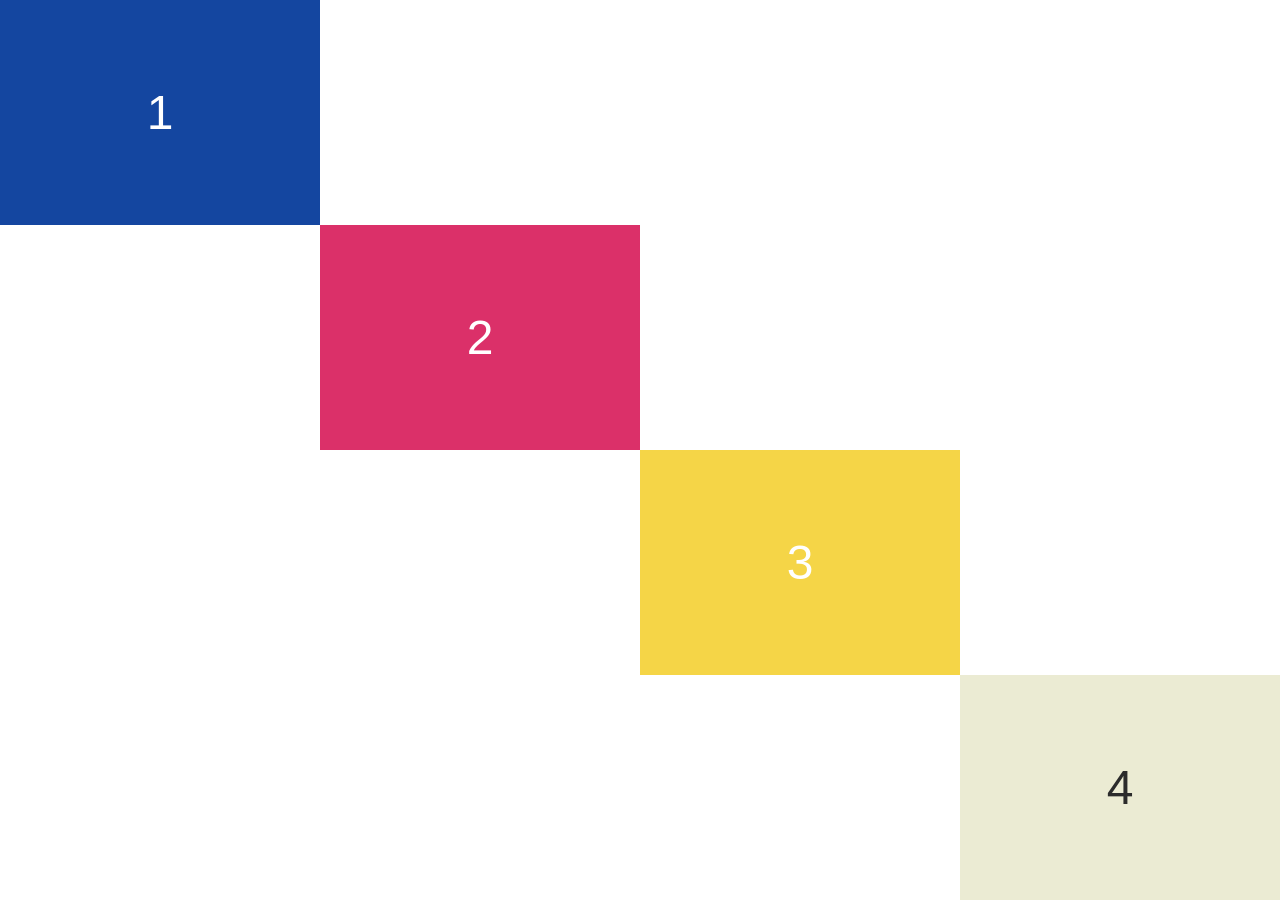
<file: labo-04/trap/index.html>
<!doctype html>
<html lang="nl">
<head>
  <meta charset="utf-8">
  <meta name="viewport" content="width=device-width, initial-scale=1">
  <title>Labo 4 - Trap</title>
  <link rel="stylesheet" href="css/reset.css">
  <link rel="stylesheet" href="css/stijl.css">
</head>
<body>
  <!-- Do not change this file. Write your CSS in css/stijl.css. -->
  <main class="trap">
    <div class="trede">1</div>
    <div class="trede">2</div>
    <div class="trede">3</div>
    <div class="trede">4</div>
  </main>
</body>
</html>
</file>
<file: site/css/stijl.css>
:root {
    --achtergrond: #f5f5f5;
    --tekst: #222222;
    --accent: #2456a6;
    --lettertype: Verdana, sans-serif;
    --basismaat: 1rem;
}

body {
    background-color: var(--achtergrond);
    color: var(--tekst);
    font-family: var(--lettertype);
    font-size: var(--basismaat);
    line-height: 1.6;
}

nav a {
    color: var(--accent);
    text-decoration: none;
}

nav a:hover,
nav a:focus {
    color: var(--achtergrond);
    background-color: var(--accent);
    text-decoration: underline;
}

h1, h2 {
    color: var(--accent);
}

footer p {
    color: var(--tekst);
}
</file>
<file: labo-02/cascade/css/stijl.css>
/* stijl.css - oefening 3: voorspel, dan kijk. Wijzig dit bestand niet. */

/* Opmaak van de pagina zelf; doet niet mee in de vragen. */
body {
  font-family: Verdana, sans-serif;
  line-height: 1.6;
}

.vraag {
  border: 1px solid #8a8a89;
  padding: 0 1rem;
  margin-bottom: 1rem;
}

/* ---- vraag 1 ---- */
a {
  color: green;
}

/* ---- vraag 2 ---- */
.v2-tekst {
  color: red;
}

.v2-tekst {
  color: blue;
}

/* ---- vraag 3 ---- */
.opvallend {
  color: red;
}

em {
  color: blue;
}

/* ---- vraag 4 ---- */
.v4 > a {
  color: green;
}

.v4 a {
  color: red;
}

/* ---- vraag 5 ---- */
.een.twee.drie {
  color: red;
}

#v5-tekst {
  color: blue;
}

/* ---- vraag 6 ---- */
.v6 {
  color: red;
}

.v6-tekst {
  color: blue;
}

/* ---- vraag 7 ---- */
.v7 {
  color: red;
}

/* ---- vraag 8 ---- */
.v8-tekst {
  color: red;
}

/* ---- vraag 9 ---- */
h3 {
  color: red !important;
}

.v9-tekst {
  color: blue;
}

/* ---- vraag 10 ---- */
.v10-tekst {
  color: green;
  font-size: 1.5rem;
  color: blue;
}
</file>
<file: labo-02/nabouw/css/stijl.css>
:root {
    --papier: #fbf7f0;
    --inkt:#2b2b2b;
    --muted:#6b6b6b;
    --accent:#b5451b;
    --zebra:#f1e9dc;

}
h1, h2, h3 {
       font-family: Georgia, serif;
       font-weight: normal;
}

body {
    font-family: Verdana, sans-serif;
    font-size: 1rem;
    line-height: 1.6;
    background-color: var(--papier);
    color: var(--inkt);
}
h1 {
    font-size: 2rem;
    color: var(--accent);
}

h2 {
    font-size: 1.75rem;
}
h3 { 
    font-size: 1.50rem;
}

.slogan {
    color: var(--muted);
    font-style: italic;
}

.intro {
    font-size: 1.25rem;
}

nav a {
    color: var(--accent);
    font-weight: bold;
    text-decoration: none;
}

nav a:hover,
nav a:focus {
    text-decoration: underline;
}

main a {
    color: var(--accent);
    text-decoration: underline;
}

main a:hover,
main a:focus {
    color: var(--papier);
    background-color: var(--accent);
}

.kaart li:nth-child(odd) {
    background-color: var(--zebra);
}

.prijs {
    color: var(--muted);
    font-style: italic;
}

strong {
    color: var(--accent);
}

footer p {
    color: var(--muted);
    text-align: center;
}

footer a {
    color: var(--muted);
}

footer a:hover,
footer a:focus {
    color: var(--accent);
}
</file>
<file: labo-02/selectors/css/stijl.css>
/* stijl.css - oefening 2: selectors schrijven en lezen */

/* Schrijf onder elke opdracht de regel met de selector die precies die
   elementen raakt. Gebruik de declaratie die erbij staat, zodat je in de
   browser meteen ziet wat je raakte. Voeg niets toe aan index.html. */

body {
  font-family: Verdana, sans-serif;
  line-height: 1.6;
}

/* 1. alle links in de navigatie -> color: crimson; */
nav a {
      color:crimson;
}


/* 2. alleen de paragrafen in de footer -> font-size: 0.875rem; */
footer p{
      font-size: 0.875rem;
}

/* 3. alleen de lijstitems van het BUITENSTE niveau in de lijst met de class
      rassen (dus niet de items van de binnenlijsten) -> outline: 2px solid crimson;
      (outline tekent een kader rond precies het element dat je raakte; de
      property zelf komt in hoofdstuk 3) */
.rassen li {
      outline: 2px solid crimson;
}

/* 4. de paragraaf die onmiddellijk na elke h2 komt -> font-style: italic; */
h2 + p {
      font-style: italic;
}

/* 5. elk oneven item in de lijst met openingsuren -> background-color: #f1e9dc; */
.uren li:nth-child(odd)  {
             background-color: #f1e9dc;
      
}


/* 6. het laatste item in de lijst met openingsuren -> color: crimson; */
.uren li:last-child {
      color: crimson;
}

/* 7. de slogan en de intro tegelijk, in één regel -> color: darkslateblue; */
.slogan, .intro {
      color: darkslateblue;
}

/* 8. elke link in main wanneer de muis erover gaat OF wanneer ze focus heeft
      -> background-color: yellow; */
main a:hover, main a:focus {
      background-color: yellow;
}



/* ---- Lezen: welke elementen raken deze vijf selectors? Schrijf het antwoord
   in één zin per selector in README.md. Verander hier niets. ---- */

/* a. header nav ul li a */
/* b. article > p */
/* c. .uren li:nth-child(3) */
/* d. h2 ~ p */
/* e. .rassen li:first-child */
</file>
<file: labo-03/donut/css/stijl.css>
/* stijl.css - labo 3, donut (reset.css is linked before this file) */

/* === tokens === */
:root {
    --color-frame: #ec4b03;
    --color-ring: #b99ec1;
    --color-dot: #f9b700;
    --color-ink: #000000;
    --font-heading: Georgia, "Times New Roman", serif;
    --line: 0.75rem solid var(--color-ink)
}
main {
     width: 90vh; 
     height: 90vh;
     margin: 5vh auto; 
     background-color: var(--color-frame);
     border: var(--line);
}
main > div {
  width: 70%;                
  height: 70%;               
  margin: 15%;               
  background-color: var(--color-ring);
  border: var(--line);
  border-radius: 50%;       
  overflow: hidden;        
}
h1 {
  width: 90%;
  height: 90%;
  margin: -7% 0 0 -7%;       
  padding-top: 40%;          
  background-color: var(--color-dot);
  border: var(--line);
  font-family: var(--font-heading);
  font-size: 4rem;
  font-weight: 900;
  text-align: center;
  color: var(--color-ink);
}
/* === your rules === */
</file>
<file: labo-03/kleuren/css/stijl.css>
/* stijl.css - labo 3, kleuren (reset.css is linked before this file) */

/* === tokens === */

ul {
  list-style: none;
  padding-left: 0;
  margin: 0;
}
h2 {
    color: white;
    text-align: center;
    margin: 0;
    letter-spacing: 0.25rem;
    margin-bottom: 1rem;
}

p {
    color: white;
    text-align: center;
    margin: 0;
    word-spacing: 20px;
    font-size: 0.75rem;
}
.tomato,
.orangered,
.coral,
.lightsalmon,
.darkorange {
    height: 50vh;
    display: flex;
    flex-direction: column;
    justify-content: center;
    align-items: center;
    box-sizing: border-box;
    font-family: Arial, Helvetica, sans-serif;
}
.tomato {background-color:tomato;}
.orangered { background-color: orangered;}
.coral { background-color: coral;}
.lightsalmon { background-color: lightsalmon;}
.darkorange { background-color: darkorange;}
</file>
<file: labo-03/landing/css/stijl.css>
/* stijl.css - labo 3, landing (reset.css is linked before this file) */

/* === tokens === */
:root {
    --color-banner:#c8b8ff;
    --color-link:#5551ff;
    --color-hero:#779cee;
    --color-ink: #000000;
    --color-paper: #ffffff;
    --color-hover: #333333;
    --font-body: Arial, Helvetica, sans-serif;
    --space: 2rem;
}
body {
  font-family: var(--font-body);
  color: var(--color-ink);
}
.banner {
    text-align:center;
    padding: 1rem;
    font-size: 0.875rem;
    background-color: var(--color-banner);
}
.banner a {
  color: var(--color-link);

}
header {
    text-align: right;
    padding: 1.5rem var(--space);
}

nav ul {
    list-style: none;
    padding-left: 0;
    margin:0;
}
header li {
    display:inline-block;
    margin-left: var(--space);
}
nav a {
    color: var(--color-ink);
    text-decoration: none;
    font-size: 0.875rem;
}
main {
    background-color: var(--color-hero);
    padding: var(--space) 4rem;
    min-height: 80vh;
}
article,
.afbeelding {
  display: inline-block;
  vertical-align: top;       /* otherwise they line up on their baseline */
  width: 50%;
}
article {
  padding: var(--space) 4rem var(--space) 0;
}
.afbeelding {
  padding: var(--space);
}
img {
    width:70%;
    
}
.bovenkop {
    font-size:1.25rem;
    margin-bottom: 1rem;
}
h1 {
    font-size: 2.5rem;
    margin-bottom: 1.5rem; 
    line-height: 1.15;
}
article p {
    line-height: 1.6;
    margin-bottom: 2rem;
    max-width:24rem;
}
.knop {
    display:inline-block;
    background-color: black;
    color:white;
    border-radius: 0.5rem;
    text-decoration: none;
    padding: 0.75rem 1.5rem;
}
.banner a:hover, .banner a:focus, header a:hover, header a:focus {
    text-decoration:underline;
}
.knop:hover, .knop:focus {
    background-color: var(--color-hover);
}
/* === your rules === */
</file>
<file: labo-03/slogan/css/stijl.css>
/* stijl.css - labo 3, slogan (reset.css is linked before this file) */

/* === tokens === */
:root {
  --color-ink: #000000;
  --color-text: #282827;
  --color-accent: #fccc00;
  --color-paper: #ffffff;
  --color-hover: #333333;
  --font-body: Arial, Helvetica, sans-serif;
}
body {
    font-family: var(--font-body);
    color: var(--color-text);
    margin: 12rem auto 0;
    width: 80vw;
    max-width: 40rem;
    text-align: center;
}
h2 {
    font-size: 4.5rem; 
    line-height: 1.1; 
    color: var(--color-ink);
    margin-bottom: 1.5rem;
}
h2 span {
    border-bottom: 1rem solid var(--color-accent);
    border-radius: 50%;
}
p {
    font-family: var(--font-body);
    font-size: 1.2rem;
    line-height: 1.6;
    margin-bottom: 2rem;

}
a {
    display: inline-block;
    color: var(--color-paper);
    text-decoration: none;
    font-size: 0.875rem;
    padding: 0.75rem 1.5rem;
     border-radius: 1rem;
    background-color: black;
}
a:hover,
a:focus {
  background-color: var(--color-hover);
}
/* === your rules === */
</file>
<file: labo-03/tabblad/css/stijl.css>
/* stijl.css - labo 3, tabblad (reset.css is linked before this file) */

/* === tokens === */
:root {
 --background-color:#ff816f;
 --color-tabblad:#ffd500;
 --color-kaart:white;
 --color-ink: black;
 --width-randen:0.25rem;
 --width-schaduw:0.25rem;
 --font-family:Arial, sans-serif;
 --line: 0.25rem solid var(--color-ink);
}
body {
    background-color: var(--background-color);
    font-family: var(--font-body);
    color: var(--color-ink);
    padding: 5rem;
}
h1 {
    display: flex;
    align-items: center;
    border: var(--line);
    border-bottom: 0;
    width:15rem;
    height: 3rem;
    padding: 2rem 2rem;
    padding-block: var(--color-ink);
    background-color:var(--color-tabblad);
    font-family: var(--font-family);
    font-size:1rem;
    box-shadow: -5px 5px 0px black;
}
h2 {
    background-color: var(--color-kaart);
    width: 35rem;
    height: 10rem;
    padding: 1rem 2rem;
    font-family: var(--font-family);
    font-size: 2.5rem;
    border: var(--line);
    box-shadow: -5px 5px 0px black,
    5px 5px 0px black;
    
}
/* === your rules === */
</file>
<file: labo-04/dierenasiel/css/stijl.css>
/* stijl.css - labo 4, dierenasiel (reset.css is linked before this file) */

/* === tokens === */
:root {
    --color-paper:#f7f4ec;
    --color-ink: #2b2b2b;
    --color-demp:#6b6b6b;
    --color-balknknop: #1f3a2e;
    --color-text:#f3efe6;
    --color-accent:#e6b53c;
    --color-kaart:white;
    --font-family:Verdana, sans-serif;
    --font-family1:Georgia, sans-serif;
}
body {
    min-height:100vh;
    display:grid;
    grid-template-rows: auto 1fr auto;
    font-family: var(--font-family);
    line-height: 1.6;
    background-color: var(--color-paper);
    color: var(--color-ink);
}
header {
    display:flex;
    background-color: var(--color-balknknop);
    justify-content:space-between;
    align-items:center;
}
header ul {
    list-style:none;
    display:flex;
    gap:0.5rem;
}
header a {
    display:inline-block;
    padding: 0.75rem 1.25rem;
    color: var(--color-text);
    text-decoration:none;
    border-radius:0.5rem;
}
header a:focus, header a:hover {
        text-decoration:underline;
}
.logo {
    font-weight:600;
    font-size: 1.5rem;
    color: var(--color-accent);
    font-family: var(--font-family1)
}
.actief {
    color: var(--color-accent);
}
main {
    padding: 2rem;
    max-width: 60rem;
    margin:0 auto;
}
h1, h2 {
    font-family:var(--font-family1);
}
.kaarten {
    display:grid;
    grid-template-columns: repeat(3, 1fr);
    gap: 1.5rem;
    margin-top: 1rem;
    padding: 0;
}
.kaart {
    display:flex;
    flex-direction:column;
    align-items: flex-start;
    padding:1.5rem;
    background-color: var(--color-kaart);
    border-radius:0.5rem;
    box-shadow: 0 0.25rem 1rem rgb(0 0 0 / 0.15);
}
.uitgelicht {
    grid-column: 1 / 3;
}
.beschrijving {
    flex: 1;

}
.soort, .intro {
    color: var(--color-demp);
}
.knop {
    display:inline-block;
    text-decoration:none;
    background-color: var(--color-balknknop);
    color: var(--color-text);
    padding: 0.5rem 1rem;
    border-radius: 0.25rem;
}
main a:focus, main a:hover {
    background-color: var(--color-ink);
}
footer {
    background-color: var(--color-balknknop);
    text-align: center

}
footer p {
    color: var(--color-text);
    padding: 1rem 2rem;
}
/* === your rules === */
</file>
<file: labo-04/kolommen/css/stijl.css>
/* stijl.css - labo 4, kolommen (reset.css is linked before this file) */

/* === tokens === */
:root {
--color-box1:darkturquoise;
--color-box2:darkviolet;
--color-box3:deepskyblue;
--color-paper:white;
--font-family:Arial, sans-serif;
}
main {
    display:flex;
    flex-direction:row;
    justify-content:center;
    align-items:stretch;
    gap: 4vw;
    min-height: 100vh;
    padding: 10vh 4vh;
    font-family: var(--font-family);
    color: var(--color-paper);
    font-size: 4rem;
    font-weight: 700;
}
main > div {
    display:flex;
    justify-content:center;
    align-items: center;
}
main > div:nth-child(1) {
    flex: 1;
        background-color: var(--color-box1);
}
div:nth-child(2) {
    flex: 2;
        background-color: var(--color-box2);
}
div:nth-child(3) {
    flex: 1;
        background-color: var(--color-box3);
}
/* === your rules === */
</file>
<file: labo-04/mondriaan/css/stijl.css>
/* stijl.css - labo 4, mondriaan (reset.css is linked before this file) */

/* === tokens === */
:root {
    --color-schilderij:#2554ab;
    --color-vlak1:#a090af;
    --color-vlak2:#a16122;
    --color-vlak3:#e7c948;
    --color-vlak4:#13234e;
    --color-vlak5:#ae9310;
    --color-vlak6:#cd2424;
}
main {
    height:70vh;
    width:70vh;
    margin: 15vh auto ;
}
.schilderij {
    display:grid;
    grid-template-columns: repeat(4, 1fr);
    grid-template-rows: repeat(3, 1fr);
    background-color: var(--color-schilderij);
    padding: 2vh;
    gap: 2vh;
    
}
.lila {
    background-color: var(--color-vlak1);
    grid-column: 1/4;
}
.bruin {
    background-color: var(--color-vlak2);
    grid-column: 4;
}
.geel {
    background-color: var(--color-vlak3);
    grid-column: 1/2;
}
.marine {
    background-color: var(--color-vlak4);
    grid-column: 4;
}
.olijf {
    background-color: var(--color-vlak5);
    grid-column: 1/4;
}
.rood {
    background-color: var(--color-vlak6);
    grid-column: 4;
}
/* === your rules === */
</file>
<file: labo-04/trap/css/stijl.css>
/* stijl.css - labo 4, trap (reset.css is linked before this file) */

/* === tokens === */
:root {
    --color-vlak1:#1446a0;
    --color-vlak2:#db3069;
    --color-vlak3:#f5d547;
    --color-vlak4:#ebebd3;
    --color-nr4:#2b2b2b;
    --color-paper:white;
    --font-family:arial, sans-serif;
    --font-size: 3rem;
}
.trap {
    display:grid;
    grid-template-columns: repeat(4, 1fr);
    grid-template-rows: repeat(4, 1fr);
    height:100vh;
    font-family: var(--font-family);
    font-size: var(--font-size);
    text-align:center;
}
div:nth-child(1) {
    display:grid; 
    place-items:center;
    background-color: var(--color-vlak1);
    grid-row: 1;
    grid-column: 1;
    color: var(--color-paper);
}
div:nth-child(2) {
    display:grid;
    place-items:center;
    background-color: var(--color-vlak2);
    grid-row: 2;
    grid-column: 2;
    color: var(--color-paper);
}
div:nth-child(3) {
    display:grid;
    place-items:center;
    background-color: var(--color-vlak3);
    grid-row: 3;
    grid-column: 3;
    color: var(--color-paper);
}
div:nth-child(4) {
    display:grid;
    place-items:center;
    background-color: var(--color-vlak4);
    grid-row: 4;
    grid-column: 4;
    color: var(--color-nr4);
}
/* === your rules === */
</file>
